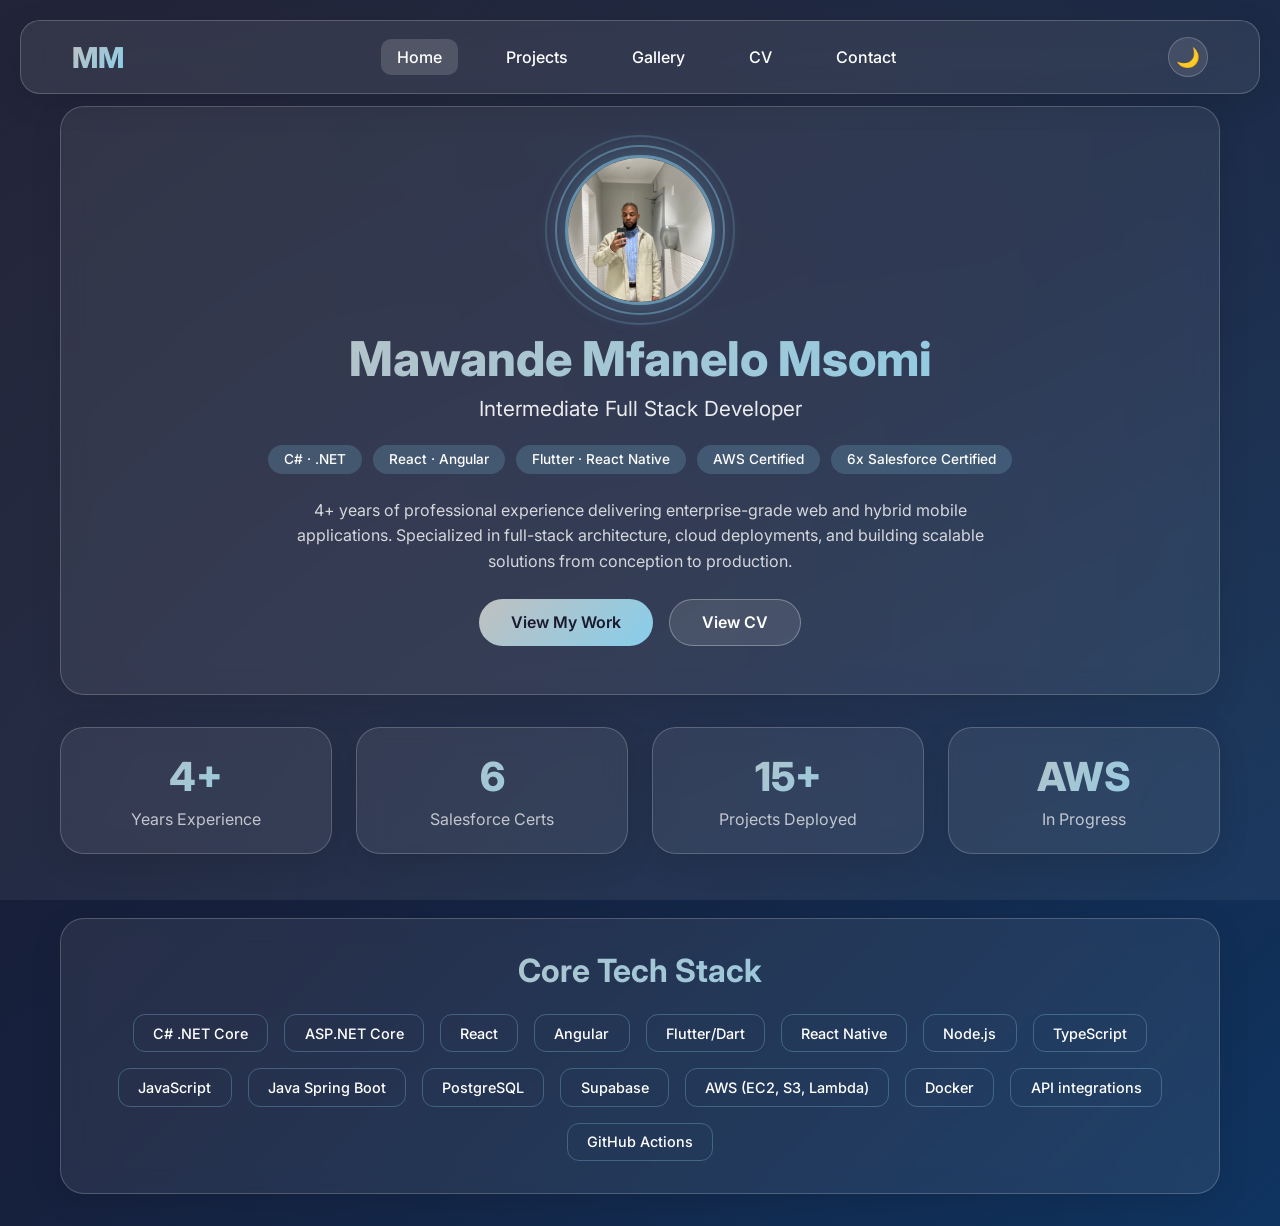
<file: index.html>
<!DOCTYPE html>
<html lang="en">
<head>
    <meta charset="UTF-8">
    <meta name="viewport" content="width=device-width, initial-scale=1.0">
    <title>Mawande Mfanelo Msomi | Full Stack Developer</title>
    <link rel="stylesheet" href="css/style.css">
    <link href="https://fonts.googleapis.com/css2?family=Inter:wght@300;400;500;600;700;800&display=swap" rel="stylesheet">
</head>
<body data-theme="regular">
    <!-- Animated Background -->
    <div class="bg-animation">
        <div class="gradient-bg"></div>
    </div>

    <!-- Glass Navigation -->
    <nav class="glass-nav">
        <div class="nav-container">
            <div class="logo">
                <span class="logo-text">MM</span>
            </div>
            <ul class="nav-links">
                <li><a href="index.html" class="active">Home</a></li>
                <li><a href="projects.html">Projects</a></li>
                <li><a href="gallery.html">Gallery</a></li>
                <li><a href="cv.html">CV</a></li>
                <li><a href="contact.html">Contact</a></li>
            </ul>
            <div class="nav-right">
                <button class="theme-toggle" id="themeToggle" aria-label="Toggle theme">
                    <span class="theme-icon">🌙</span>
                </button>
                <div class="mobile-menu">☰</div>
            </div>
        </div>
    </nav>

    <!-- Main Hero Section -->
    <main class="container">
        <div class="glass-card hero-card">
            <!-- Photo with Animation -->
            <div class="photo-container">
                <div class="animated-photo">
                   <img src="assets/mawande.jpeg.jpg" alt="Mawande Msomi" class="profile-photo">
                    <div class="photo-ring"></div>
                    <div class="photo-ring-2"></div>
                </div>
            </div>
            
            <h1 class="hero-title">Mawande Mfanelo Msomi</h1>
            <p class="hero-subtitle">Intermediate Full Stack Developer</p>
            <div class="badge-container">
                <span class="badge">C# · .NET</span>
                <span class="badge">React · Angular</span>
                <span class="badge">Flutter · React Native</span>
                <span class="badge">AWS Certified</span>
                <span class="badge">6x Salesforce Certified</span>
            </div>
            <p class="hero-description">
                4+ years of professional experience delivering enterprise-grade web and hybrid mobile applications. 
                Specialized in full-stack architecture, cloud deployments, and building scalable solutions from 
                conception to production.
            </p>
            <div class="hero-buttons">
                <a href="projects.html" class="btn-primary">View My Work</a>
                <a href="cv.html" class="btn-secondary">View CV</a>
            </div>
        </div>

        <!-- Stats Section -->
        <div class="stats-grid">
            <div class="glass-card stat-card">
                <div class="stat-number">4+</div>
                <div class="stat-label">Years Experience</div>
            </div>
            <div class="glass-card stat-card">
                <div class="stat-number">6</div>
                <div class="stat-label">Salesforce Certs</div>
            </div>
            <div class="glass-card stat-card">
                <div class="stat-number">15+</div>
                <div class="stat-label">Projects Deployed</div>
            </div>
            <div class="glass-card stat-card">
                <div class="stat-number">AWS</div>
                <div class="stat-label">In Progress</div>
            </div>
        </div>

        <!-- Tech Stack Section -->
        <div class="glass-card tech-section">
            <h2 class="section-title">Core Tech Stack</h2>
            <div class="tech-grid">
                <div class="tech-item">C# .NET Core</div>
                <div class="tech-item">ASP.NET Core</div>
                <div class="tech-item">React</div>
                <div class="tech-item">Angular</div>
                <div class="tech-item">Flutter/Dart</div>
                <div class="tech-item">React Native</div>
                <div class="tech-item">Node.js</div>
                <div class="tech-item">TypeScript</div>
                <div class="tech-item">JavaScript</div>
                <div class="tech-item">Java Spring Boot</div>
                <div class="tech-item">PostgreSQL</div>
                <div class="tech-item">Supabase</div>
                <div class="tech-item">AWS (EC2, S3, Lambda)</div>
                <div class="tech-item">Docker</div>
                <div class="tech-item">API integrations</div>
                <div class="tech-item">GitHub Actions</div>
            </div>
        </div>
    </main>

    <script src="js/main.js"></script>
</body>
</html>
</file>
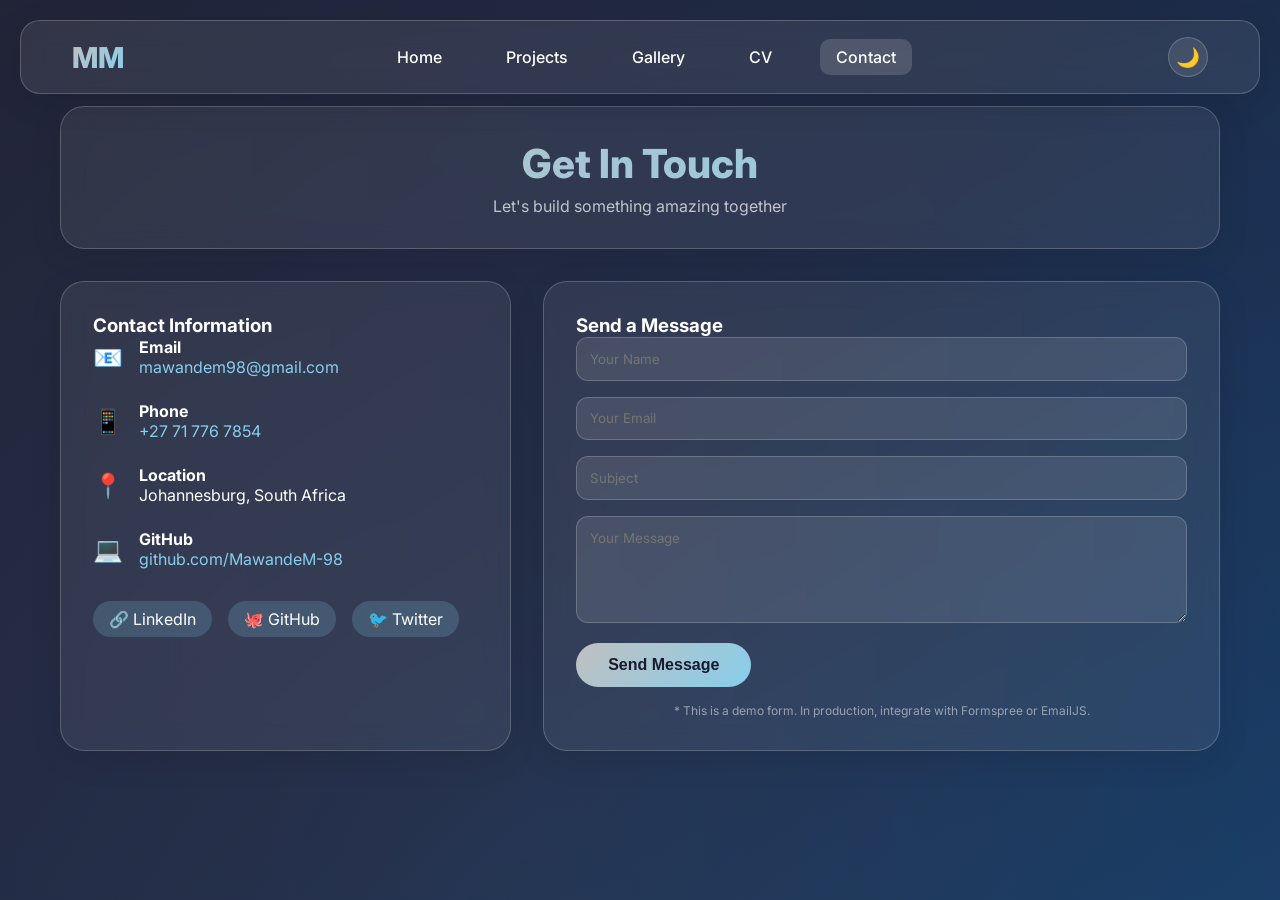
<file: contact.html>
<!DOCTYPE html>
<html lang="en">
<head>
    <meta charset="UTF-8">
    <meta name="viewport" content="width=device-width, initial-scale=1.0">
    <title>Contact | Maawande Msomi</title>
    <link rel="stylesheet" href="css/style.css">
    <link href="https://fonts.googleapis.com/css2?family=Inter:wght@300;400;500;600;700;800&display=swap" rel="stylesheet">
</head>
<body data-theme="regular">
    <div class="bg-animation">
        <div class="gradient-bg"></div>
    </div>

    <nav class="glass-nav">
        <div class="nav-container">
            <div class="logo">
                <span class="logo-text">MM</span>
            </div>
            <ul class="nav-links">
                <li><a href="index.html">Home</a></li>
                <li><a href="projects.html">Projects</a></li>
                <li><a href="gallery.html">Gallery</a></li>
                <li><a href="cv.html">CV</a></li>
                <li><a href="contact.html" class="active">Contact</a></li>
            </ul>
            <div class="nav-right">
                <button class="theme-toggle" id="themeToggle" aria-label="Toggle theme">
                    <span class="theme-icon">🌙</span>
                </button>
                <div class="mobile-menu">☰</div>
            </div>
        </div>
    </nav>

    <main class="container">
        <div class="glass-card page-header">
            <h1 class="page-title">Get In Touch</h1>
            <p class="page-subtitle">Let's build something amazing together</p>
        </div>

        <div class="contact-grid">
            <div class="glass-card contact-info">
                <h3>Contact Information</h3>
                <div class="contact-detail">
                    <span class="contact-icon">📧</span>
                    <div>
                        <strong>Email</strong><br>
                        <a href="mailto:mawandem98@gmail.com">mawandem98@gmail.com</a>
                    </div>
                </div>
                <div class="contact-detail">
                    <span class="contact-icon">📱</span>
                    <div>
                        <strong>Phone</strong><br>
                        <a href="tel:+27717767854">+27 71 776 7854</a>
                    </div>
                </div>
                <div class="contact-detail">
                    <span class="contact-icon">📍</span>
                    <div>
                        <strong>Location</strong><br>
                        Johannesburg, South Africa
                    </div>
                </div>
                <div class="contact-detail">
                    <span class="contact-icon">💻</span>
                    <div>
                        <strong>GitHub</strong><br>
                        <a href="https://github.com/MawandeM-98" target="_blank">github.com/MawandeM-98</a>
                    </div>
                </div>
                <div class="social-links">
                    <a href="#" class="social-link">🔗 LinkedIn</a>
                    <a href="https://github.com/MawandeM-98" target="_blank" class="social-link">🐙 GitHub</a>
                    <a href="#" class="social-link">🐦 Twitter</a>
                </div>
            </div>

            <div class="glass-card contact-form">
                <h3>Send a Message</h3>
                <form id="contactForm">
                    <input type="text" placeholder="Your Name" required>
                    <input type="email" placeholder="Your Email" required>
                    <input type="text" placeholder="Subject">
                    <textarea rows="5" placeholder="Your Message" required></textarea>
                    <button type="submit" class="btn-primary">Send Message</button>
                </form>
                <p class="form-note">* This is a demo form. In production, integrate with Formspree or EmailJS.</p>
            </div>
        </div>
    </main>

    <script src="js/main.js"></script>
</body>
</html>
</file>
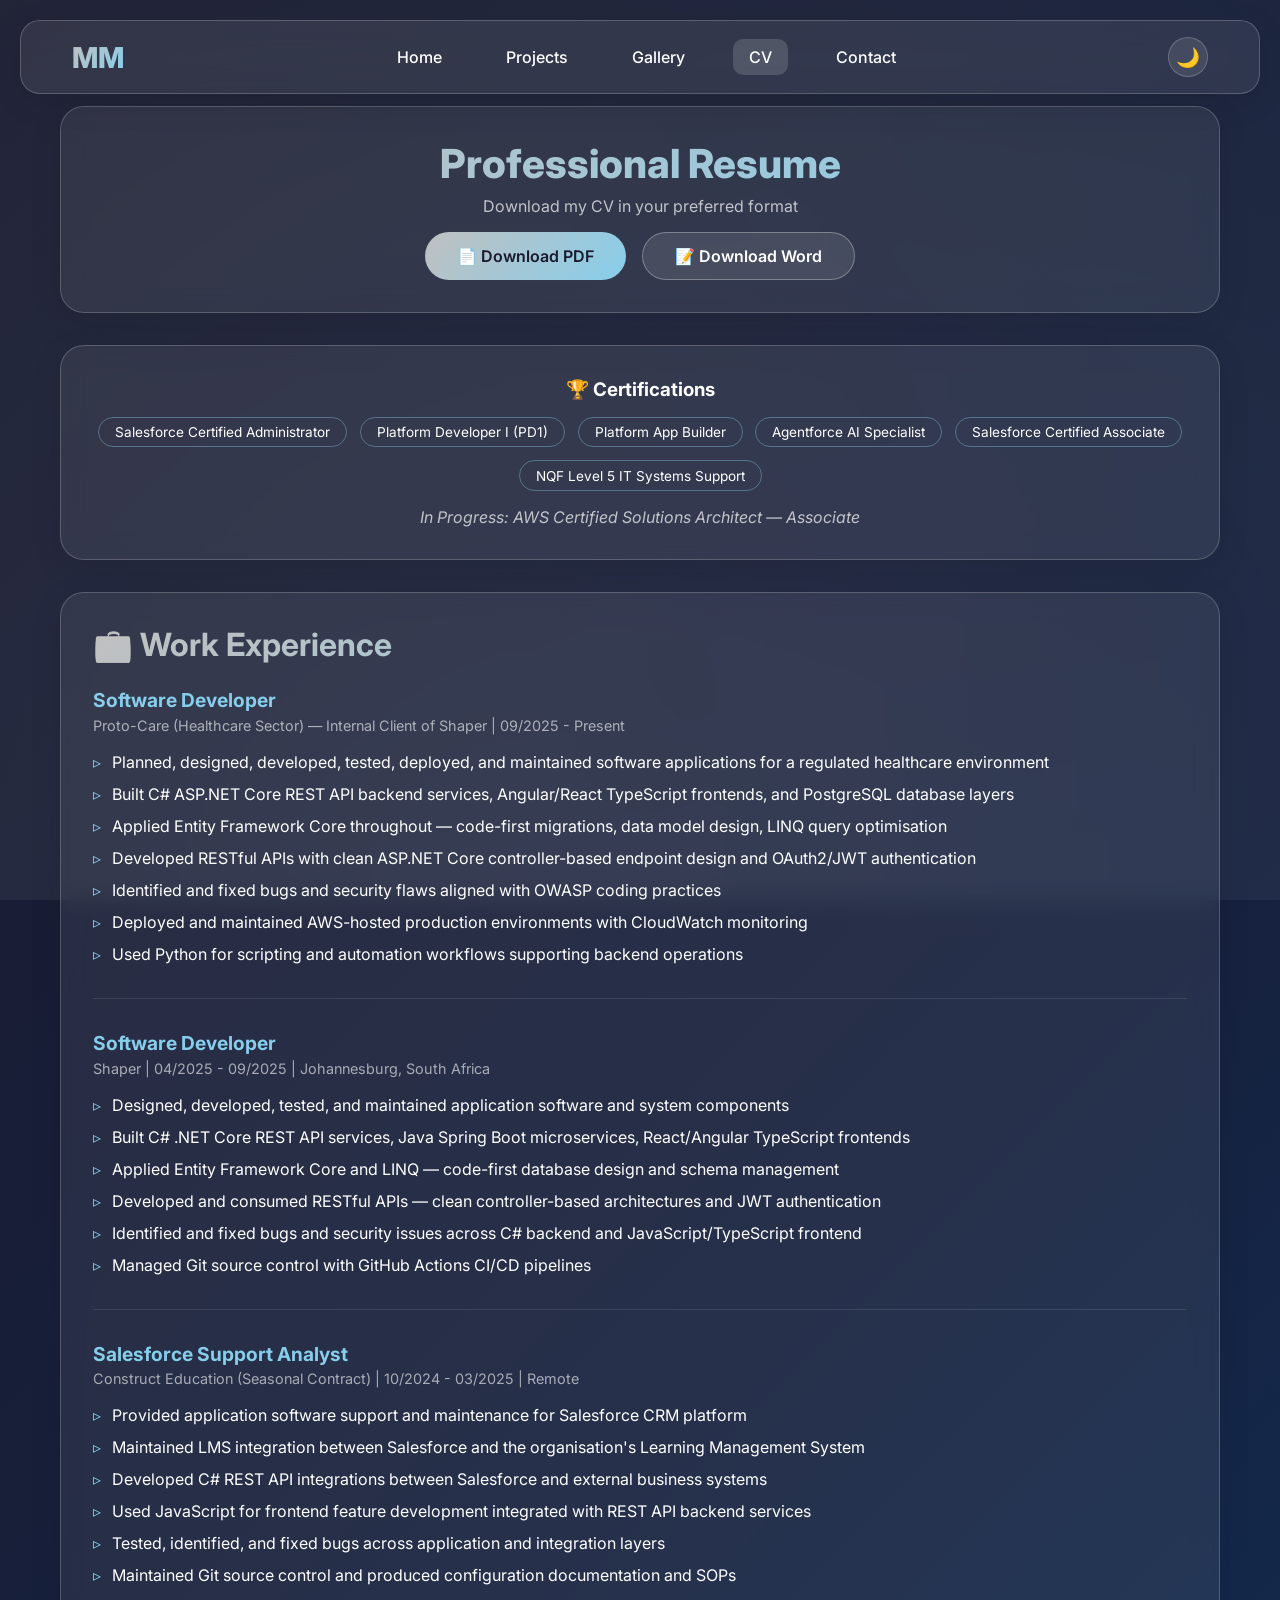
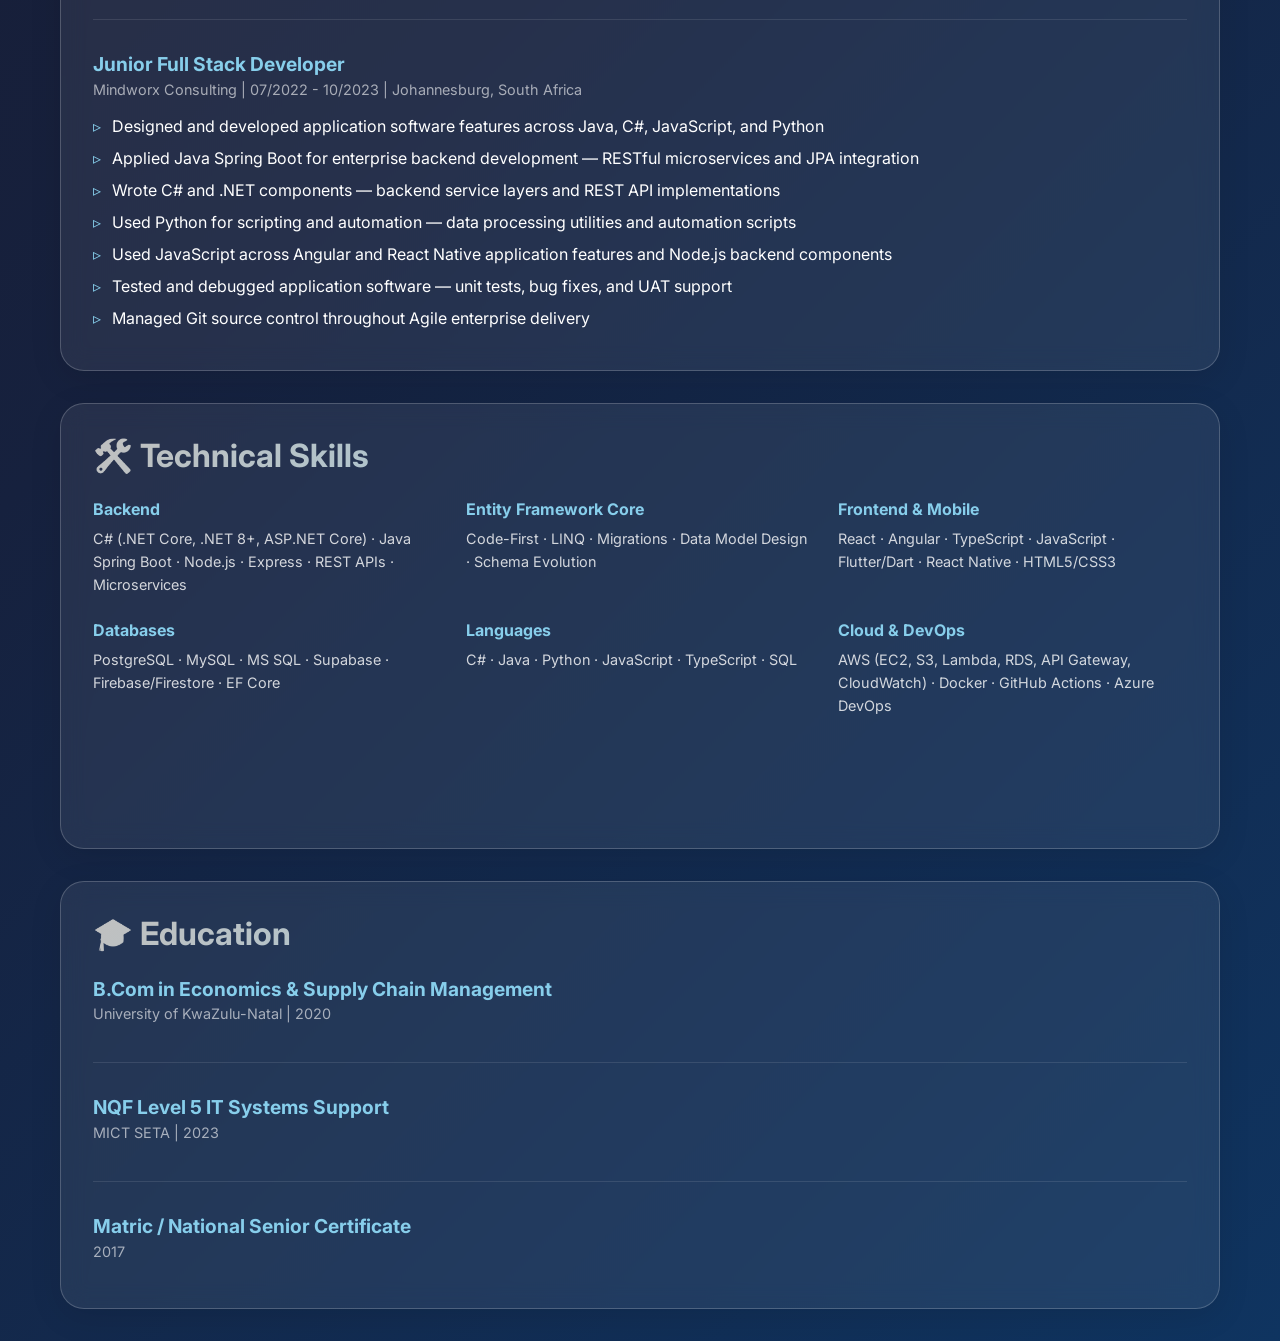
<file: cv.html>
<!DOCTYPE html>
<html lang="en">
<head>
    <meta charset="UTF-8">
    <meta name="viewport" content="width=device-width, initial-scale=1.0">
    <title>CV | Maawande Msomi</title>
    <link rel="stylesheet" href="css/style.css">
    <link href="https://fonts.googleapis.com/css2?family=Inter:wght@300;400;500;600;700;800&display=swap" rel="stylesheet">
</head>
<body data-theme="regular">
    <div class="bg-animation">
        <div class="gradient-bg"></div>
    </div>

    <nav class="glass-nav">
        <div class="nav-container">
            <div class="logo">
                <span class="logo-text">MM</span>
            </div>
            <ul class="nav-links">
                <li><a href="index.html">Home</a></li>
                <li><a href="projects.html">Projects</a></li>
                <li><a href="gallery.html">Gallery</a></li>
                <li><a href="cv.html" class="active">CV</a></li>
                <li><a href="contact.html">Contact</a></li>
            </ul>
            <div class="nav-right">
                <button class="theme-toggle" id="themeToggle" aria-label="Toggle theme">
                    <span class="theme-icon">🌙</span>
                </button>
                <div class="mobile-menu">☰</div>
            </div>
        </div>
    </nav>

    <main class="container">
        <div class="glass-card page-header">
            <h1 class="page-title">Professional Resume</h1>
            <p class="page-subtitle">Download my CV in your preferred format</p>
            <div class="cv-download-buttons">
                <a href="assets/Mawande_Msomi_Software_Developer.pdf" download="Mawande_Msomi_Software_Developer.pdf" class="btn-primary">
                    📄 Download PDF
                </a>
                <a href="assets/Mawande_Msomi_Software_Developer.docx" download="Mawande_Msomi_Software_Developer.docx" class="btn-secondary">
                    📝 Download Word
                </a>
            </div>
        </div>

        <!-- Certifications Banner -->
        <div class="glass-card cert-banner">
            <h3>🏆 Certifications</h3>
            <div class="cert-list">
                <span class="cert-badge">Salesforce Certified Administrator</span>
                <span class="cert-badge">Platform Developer I (PD1)</span>
                <span class="cert-badge">Platform App Builder</span>
                <span class="cert-badge">Agentforce AI Specialist</span>
                <span class="cert-badge">Salesforce Certified Associate</span>
                <span class="cert-badge">NQF Level 5 IT Systems Support</span>
            </div>
            <p style="margin-top: 1rem; color: rgba(255,255,255,0.7);">
                <em>In Progress: AWS Certified Solutions Architect — Associate</em>
            </p>
        </div>

        <!-- Work Experience -->
        <div class="glass-card cv-section">
            <h2 class="section-title">💼 Work Experience</h2>
            
            <div class="experience-item">
                <h3>Software Developer</h3>
                <div class="company">Proto-Care (Healthcare Sector) — Internal Client of Shaper | 09/2025 - Present</div>
                <ul>
                    <li>Planned, designed, developed, tested, deployed, and maintained software applications for a regulated healthcare environment</li>
                    <li>Built C# ASP.NET Core REST API backend services, Angular/React TypeScript frontends, and PostgreSQL database layers</li>
                    <li>Applied Entity Framework Core throughout — code-first migrations, data model design, LINQ query optimisation</li>
                    <li>Developed RESTful APIs with clean ASP.NET Core controller-based endpoint design and OAuth2/JWT authentication</li>
                    <li>Identified and fixed bugs and security flaws aligned with OWASP coding practices</li>
                    <li>Deployed and maintained AWS-hosted production environments with CloudWatch monitoring</li>
                    <li>Used Python for scripting and automation workflows supporting backend operations</li>
                </ul>
            </div>

            <div class="experience-item">
                <h3>Software Developer</h3>
                <div class="company">Shaper | 04/2025 - 09/2025 | Johannesburg, South Africa</div>
                <ul>
                    <li>Designed, developed, tested, and maintained application software and system components</li>
                    <li>Built C# .NET Core REST API services, Java Spring Boot microservices, React/Angular TypeScript frontends</li>
                    <li>Applied Entity Framework Core and LINQ — code-first database design and schema management</li>
                    <li>Developed and consumed RESTful APIs — clean controller-based architectures and JWT authentication</li>
                    <li>Identified and fixed bugs and security issues across C# backend and JavaScript/TypeScript frontend</li>
                    <li>Managed Git source control with GitHub Actions CI/CD pipelines</li>
                </ul>
            </div>

            <div class="experience-item">
                <h3>Salesforce Support Analyst</h3>
                <div class="company">Construct Education (Seasonal Contract) | 10/2024 - 03/2025 | Remote</div>
                <ul>
                    <li>Provided application software support and maintenance for Salesforce CRM platform</li>
                    <li>Maintained LMS integration between Salesforce and the organisation's Learning Management System</li>
                    <li>Developed C# REST API integrations between Salesforce and external business systems</li>
                    <li>Used JavaScript for frontend feature development integrated with REST API backend services</li>
                    <li>Tested, identified, and fixed bugs across application and integration layers</li>
                    <li>Maintained Git source control and produced configuration documentation and SOPs</li>
                </ul>
            </div>

            <div class="experience-item">
                <h3>Junior Full Stack Developer</h3>
                <div class="company">Mindworx Consulting | 07/2022 - 10/2023 | Johannesburg, South Africa</div>
                <ul>
                    <li>Designed and developed application software features across Java, C#, JavaScript, and Python</li>
                    <li>Applied Java Spring Boot for enterprise backend development — RESTful microservices and JPA integration</li>
                    <li>Wrote C# and .NET components — backend service layers and REST API implementations</li>
                    <li>Used Python for scripting and automation — data processing utilities and automation scripts</li>
                    <li>Used JavaScript across Angular and React Native application features and Node.js backend components</li>
                    <li>Tested and debugged application software — unit tests, bug fixes, and UAT support</li>
                    <li>Managed Git source control throughout Agile enterprise delivery</li>
                </ul>
            </div>
        </div>

        <!-- Skills Grid -->
        <div class="glass-card cv-section">
            <h2 class="section-title">🛠️ Technical Skills</h2>
            <div class="skills-grid">
                <div class="skill-category">
                    <h3>Backend</h3>
                    <p>C# (.NET Core, .NET 8+, ASP.NET Core) · Java Spring Boot · Node.js · Express · REST APIs · Microservices</p>
                </div>
                <div class="skill-category">
                    <h3>Entity Framework Core</h3>
                    <p>Code-First · LINQ · Migrations · Data Model Design · Schema Evolution</p>
                </div>
                <div class="skill-category">
                    <h3>Frontend & Mobile</h3>
                    <p>React · Angular · TypeScript · JavaScript · Flutter/Dart · React Native · HTML5/CSS3</p>
                </div>
                <div class="skill-category">
                    <h3>Databases</h3>
                    <p>PostgreSQL · MySQL · MS SQL · Supabase · Firebase/Firestore · EF Core</p>
                </div>
                <div class="skill-category">
                    <h3>Languages</h3>
                    <p>C# · Java · Python · JavaScript · TypeScript · SQL</p>
                </div>
                <div class="skill-category">
                    <h3>Cloud & DevOps</h3>
                    <p>AWS (EC2, S3, Lambda, RDS, API Gateway, CloudWatch) · Docker · GitHub Actions · Azure DevOps</p>
                </div>
                <div class="skill-category">
                    <h3>Security & Auth</h3>
                    <p>OAuth2 · JWT · Firebase Auth · Supabase RLS · Secure Coding (OWASP)</p>
                </div>
                <div class="skill-category">
                    <h3>Tools</h3>
                    <p>Git · GitHub · ClickUp · Jira · Trello · Figma · Postman · Cursor IDE</p>
                </div>
            </div>
        </div>

        <!-- Education -->
        <div class="glass-card cv-section">
            <h2 class="section-title">🎓 Education</h2>
            <div class="education-item">
                <h3>B.Com in Economics & Supply Chain Management</h3>
                <div class="institution">University of KwaZulu-Natal | 2020</div>
            </div>
            <div class="education-item">
                <h3>NQF Level 5 IT Systems Support</h3>
                <div class="institution">MICT SETA | 2023</div>
            </div>
            <div class="education-item">
                <h3>Matric / National Senior Certificate</h3>
                <div class="institution">2017</div>
            </div>
        </div>
    </main>

    <script src="js/main.js"></script>
</body>
</html>
</file>
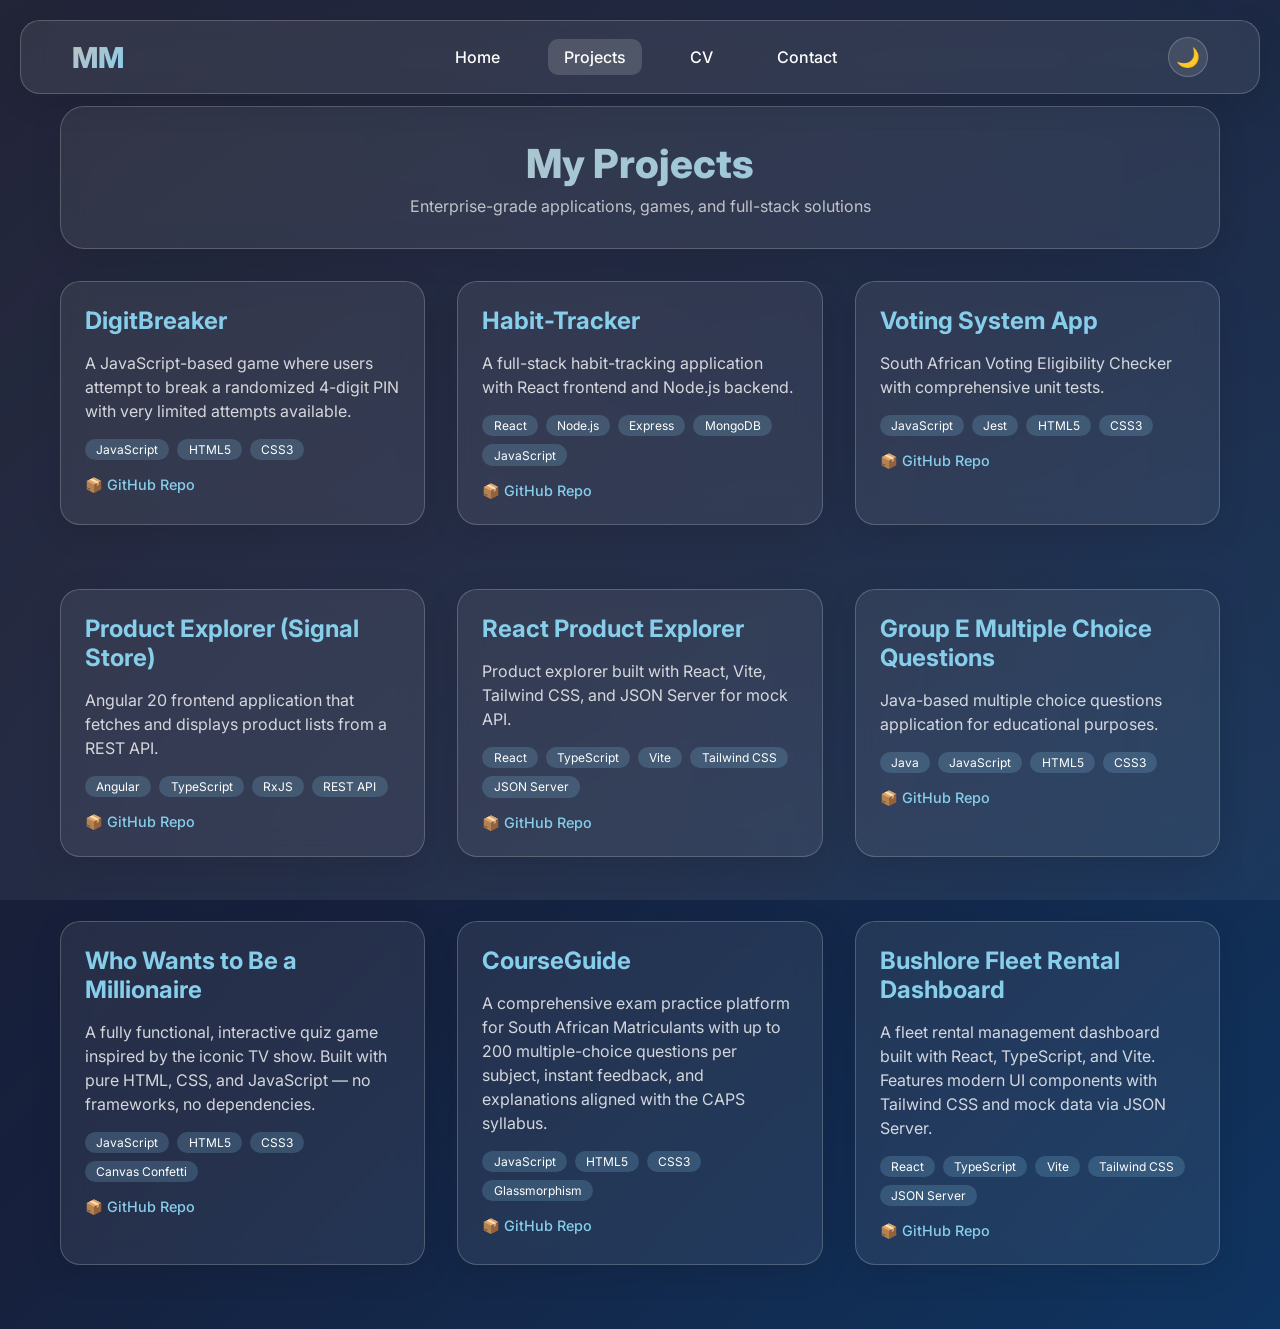
<file: projects.html>
<!DOCTYPE html>
<html lang="en">
<head>
    <meta charset="UTF-8">
    <meta name="viewport" content="width=device-width, initial-scale=1.0">
    <title>Projects | Maawande Msomi</title>
    <link rel="stylesheet" href="css/style.css">
    <link href="https://fonts.googleapis.com/css2?family=Inter:wght@300;400;500;600;700;800&display=swap" rel="stylesheet">
</head>
<body data-theme="regular">
    <div class="bg-animation">
        <div class="gradient-bg"></div>
    </div>

    <nav class="glass-nav">
        <div class="nav-container">
            <div class="logo">
                <span class="logo-text">MM</span>
            </div>
            <ul class="nav-links">
                <li><a href="index.html">Home</a></li>
                <li><a href="projects.html" class="active">Projects</a></li>
                <li><a href="cv.html">CV</a></li>
                <li><a href="contact.html">Contact</a></li>
            </ul>
            <div class="nav-right">
                <button class="theme-toggle" id="themeToggle" aria-label="Toggle theme">
                    <span class="theme-icon">🌙</span>
                </button>
                <div class="mobile-menu">☰</div>
            </div>
        </div>
    </nav>

    <main class="container">
        <div class="glass-card page-header">
            <h1 class="page-title">My Projects</h1>
            <p class="page-subtitle">Enterprise-grade applications, games, and full-stack solutions</p>
        </div>

        <div class="projects-grid" id="projectsContainer">
            <!-- Projects will be dynamically loaded here -->
        </div>
    </main>

    <script src="js/projects.js"></script>
    <script src="js/main.js"></script>
</body>
</html>
</file>
<file: css/style.css>
/* ===== RESET ===== */
* {
    margin: 0;
    padding: 0;
    box-sizing: border-box;
}

body {
    font-family: 'Inter', sans-serif;
    min-height: 100vh;
    color: #fff;
    overflow-x: hidden;
    transition: background 0.5s ease, color 0.5s ease;
}

/* ===== THEMES ===== */

/* Regular Theme (Dark Navy + Silver/Blue) */
body[data-theme="regular"] {
    background: linear-gradient(135deg, #1a1a2e 0%, #16213e 50%, #0f3460 100%);
    color: #fff;
}
body[data-theme="regular"] .glass-card {
    background: rgba(255, 255, 255, 0.07);
    backdrop-filter: blur(12px);
    border-color: rgba(255, 255, 255, 0.2);
}
body[data-theme="regular"] .glass-nav {
    background: rgba(255, 255, 255, 0.08);
    backdrop-filter: blur(12px);
    border-color: rgba(255, 255, 255, 0.2);
}
body[data-theme="regular"] .badge {
    background: rgba(135, 206, 235, 0.2);
    border-color: rgba(135, 206, 235, 0.4);
}
body[data-theme="regular"] .hero-title,
body[data-theme="regular"] .section-title,
body[data-theme="regular"] .page-title {
    background: linear-gradient(135deg, #c0c0c0, #87CEEB);
    -webkit-background-clip: text;
    background-clip: text;
    color: transparent;
}
body[data-theme="regular"] .stat-number {
    background: linear-gradient(135deg, #c0c0c0, #87CEEB);
    -webkit-background-clip: text;
    background-clip: text;
    color: transparent;
}
body[data-theme="regular"] .project-title,
body[data-theme="regular"] .experience-item h3,
body[data-theme="regular"] .education-item h3,
body[data-theme="regular"] .skill-category h3,
body[data-theme="regular"] .contact-detail a {
    color: #87CEEB;
}

/* Light Theme (White + Light Blue) */
body[data-theme="light"] {
    background: linear-gradient(135deg, #f0f4ff 0%, #e8f0fe 50%, #dbeafe 100%);
    color: #1a1a2e;
}
body[data-theme="light"] .glass-card {
    background: rgba(255, 255, 255, 0.6);
    backdrop-filter: blur(12px);
    border-color: rgba(135, 206, 235, 0.4);
}
body[data-theme="light"] .glass-nav {
    background: rgba(255, 255, 255, 0.7);
    backdrop-filter: blur(12px);
    border-color: rgba(135, 206, 235, 0.3);
}
body[data-theme="light"] .badge {
    background: rgba(135, 206, 235, 0.3);
    border-color: rgba(135, 206, 235, 0.5);
    color: #1a1a2e;
}
body[data-theme="light"] .hero-title,
body[data-theme="light"] .section-title,
body[data-theme="light"] .page-title,
body[data-theme="light"] .stat-number {
    background: linear-gradient(135deg, #2563eb, #60a5fa);
    -webkit-background-clip: text;
    background-clip: text;
    color: transparent;
}
body[data-theme="light"] .hero-subtitle,
body[data-theme="light"] .page-subtitle {
    color: #1a1a2e;
}
body[data-theme="light"] .hero-description {
    color: #374151;
}
body[data-theme="light"] .stat-label {
    color: #4b5563;
}
body[data-theme="light"] .tech-item {
    background: rgba(135, 206, 235, 0.2);
    border-color: rgba(135, 206, 235, 0.3);
    color: #1a1a2e;
}
body[data-theme="light"] .nav-links a {
    color: #1a1a2e;
}
body[data-theme="light"] .nav-links a:hover,
body[data-theme="light"] .nav-links a.active {
    background: rgba(135, 206, 235, 0.3);
}
body[data-theme="light"] .project-description,
body[data-theme="light"] .experience-item ul li,
body[data-theme="light"] .skill-category p {
    color: #374151;
}
body[data-theme="light"] .company,
body[data-theme="light"] .institution {
    color: #4b5563;
}
body[data-theme="light"] .contact-detail a {
    color: #2563eb;
}
body[data-theme="light"] .cert-badge {
    background: rgba(135, 206, 235, 0.3);
    border-color: rgba(135, 206, 235, 0.5);
    color: #1a1a2e;
}
body[data-theme="light"] .form-note {
    color: #6b7280;
}
body[data-theme="light"] .contact-form input,
body[data-theme="light"] .contact-form textarea {
    background: rgba(255, 255, 255, 0.8);
    border-color: rgba(135, 206, 235, 0.3);
    color: #1a1a2e;
}
body[data-theme="light"] .btn-secondary {
    background: rgba(0, 0, 0, 0.05);
    border-color: rgba(0, 0, 0, 0.2);
    color: #1a1a2e;
}
body[data-theme="light"] .btn-secondary:hover {
    background: rgba(0, 0, 0, 0.1);
}
body[data-theme="light"] .project-title,
body[data-theme="light"] .experience-item h3,
body[data-theme="light"] .education-item h3,
body[data-theme="light"] .skill-category h3,
body[data-theme="light"] .project-link {
    color: #2563eb;
}
body[data-theme="light"] .experience-item li:before {
    color: #2563eb;
}

/* Dark Theme (Black + Light Green) */
body[data-theme="dark"] {
    background: linear-gradient(135deg, #0a0a0a 0%, #1a1a1a 50%, #0d1f0d 100%);
    color: #e0e0e0;
}
body[data-theme="dark"] .glass-card {
    background: rgba(0, 0, 0, 0.5);
    backdrop-filter: blur(12px);
    border-color: rgba(144, 238, 144, 0.3);
}
body[data-theme="dark"] .glass-nav {
    background: rgba(0, 0, 0, 0.6);
    backdrop-filter: blur(12px);
    border-color: rgba(144, 238, 144, 0.2);
}
body[data-theme="dark"] .badge {
    background: rgba(144, 238, 144, 0.15);
    border-color: rgba(144, 238, 144, 0.4);
    color: #90ee90;
}
body[data-theme="dark"] .hero-title,
body[data-theme="dark"] .section-title,
body[data-theme="dark"] .page-title,
body[data-theme="dark"] .stat-number {
    background: linear-gradient(135deg, #90ee90, #00ff7f);
    -webkit-background-clip: text;
    background-clip: text;
    color: transparent;
}
body[data-theme="dark"] .hero-subtitle,
body[data-theme="dark"] .page-subtitle {
    color: #b0b0b0;
}
body[data-theme="dark"] .hero-description,
body[data-theme="dark"] .project-description,
body[data-theme="dark"] .experience-item ul li,
body[data-theme="dark"] .skill-category p {
    color: #c0c0c0;
}
body[data-theme="dark"] .stat-label {
    color: #9ca3af;
}
body[data-theme="dark"] .tech-item {
    background: rgba(144, 238, 144, 0.1);
    border-color: rgba(144, 238, 144, 0.2);
    color: #90ee90;
}
body[data-theme="dark"] .nav-links a {
    color: #e0e0e0;
}
body[data-theme="dark"] .nav-links a:hover,
body[data-theme="dark"] .nav-links a.active {
    background: rgba(144, 238, 144, 0.15);
}
body[data-theme="dark"] .company,
body[data-theme="dark"] .institution {
    color: #9ca3af;
}
body[data-theme="dark"] .contact-detail a {
    color: #90ee90;
}
body[data-theme="dark"] .cert-badge {
    background: rgba(144, 238, 144, 0.15);
    border-color: rgba(144, 238, 144, 0.3);
    color: #90ee90;
}
body[data-theme="dark"] .form-note {
    color: #6b7280;
}
body[data-theme="dark"] .contact-form input,
body[data-theme="dark"] .contact-form textarea {
    background: rgba(0, 0, 0, 0.4);
    border-color: rgba(144, 238, 144, 0.2);
    color: #e0e0e0;
}
body[data-theme="dark"] .btn-secondary {
    background: rgba(144, 238, 144, 0.1);
    border-color: rgba(144, 238, 144, 0.3);
    color: #90ee90;
}
body[data-theme="dark"] .btn-secondary:hover {
    background: rgba(144, 238, 144, 0.2);
}
body[data-theme="dark"] .project-title,
body[data-theme="dark"] .experience-item h3,
body[data-theme="dark"] .education-item h3,
body[data-theme="dark"] .skill-category h3,
body[data-theme="dark"] .project-link {
    color: #90ee90;
}
body[data-theme="dark"] .experience-item li:before {
    color: #90ee90;
}

/* ===== ANIMATED BACKGROUND ===== */
.bg-animation {
    position: fixed;
    top: 0;
    left: 0;
    width: 100%;
    height: 100%;
    z-index: -2;
    overflow: hidden;
}

.gradient-bg {
    position: absolute;
    width: 200%;
    height: 200%;
    background: radial-gradient(circle at 20% 50%, rgba(192, 192, 192, 0.1) 0%, rgba(173, 216, 230, 0.05) 50%, transparent 70%);
    animation: float 20s ease-in-out infinite;
}

@keyframes float {
    0%, 100% { transform: translate(0, 0) rotate(0deg); }
    33% { transform: translate(-2%, -2%) rotate(1deg); }
    66% { transform: translate(2%, 1%) rotate(-1deg); }
}

/* ===== GLASS NAVIGATION ===== */
.glass-nav {
    position: sticky;
    top: 20px;
    margin: 0 20px;
    backdrop-filter: blur(12px);
    border-radius: 20px;
    border: 1px solid rgba(255, 255, 255, 0.2);
    box-shadow: 0 8px 32px rgba(0, 0, 0, 0.1);
    z-index: 1000;
    transition: background 0.5s ease, border-color 0.5s ease;
}

.nav-container {
    max-width: 1200px;
    margin: 0 auto;
    padding: 1rem 2rem;
    display: flex;
    justify-content: space-between;
    align-items: center;
}

.logo-text {
    font-size: 1.8rem;
    font-weight: 800;
    background: linear-gradient(135deg, #c0c0c0, #87CEEB);
    -webkit-background-clip: text;
    background-clip: text;
    color: transparent;
}

.nav-links {
    display: flex;
    gap: 2rem;
    list-style: none;
}

.nav-links a {
    text-decoration: none;
    font-weight: 500;
    transition: all 0.3s ease;
    padding: 0.5rem 1rem;
    border-radius: 10px;
    color: #fff;
}

.nav-links a:hover,
.nav-links a.active {
    background: rgba(255, 255, 255, 0.15);
    backdrop-filter: blur(4px);
}

.nav-right {
    display: flex;
    align-items: center;
    gap: 1rem;
}

.theme-toggle {
    background: rgba(255, 255, 255, 0.1);
    border: 1px solid rgba(255, 255, 255, 0.2);
    border-radius: 50%;
    width: 40px;
    height: 40px;
    cursor: pointer;
    font-size: 1.2rem;
    transition: all 0.3s ease;
    display: flex;
    align-items: center;
    justify-content: center;
}

.theme-toggle:hover {
    transform: scale(1.1);
    background: rgba(255, 255, 255, 0.2);
}

.mobile-menu {
    display: none;
    font-size: 2rem;
    cursor: pointer;
    color: #fff;
}

/* ===== CONTAINER ===== */
.container {
    max-width: 1200px;
    margin: 2rem auto;
    padding: 0 20px;
}

/* ===== GLASS CARDS ===== */
.glass-card {
    backdrop-filter: blur(12px);
    border-radius: 24px;
    border: 1px solid rgba(255, 255, 255, 0.2);
    padding: 2rem;
    margin-bottom: 2rem;
    transition: all 0.3s ease;
    box-shadow: 0 8px 32px rgba(0, 0, 0, 0.1);
}

.glass-card:hover {
    transform: translateY(-5px);
}

/* ===== PHOTO WITH ANIMATION ===== */
.photo-container {
    display: flex;
    justify-content: center;
    margin-bottom: 1.5rem;
}

.animated-photo {
    position: relative;
    width: 150px;
    height: 150px;
}

.profile-photo {
    width: 100%;
    height: 100%;
    border-radius: 50%;
    object-fit: cover;
    position: relative;
    z-index: 2;
    border: 3px solid rgba(135, 206, 235, 0.6);
    box-shadow: 0 0 30px rgba(135, 206, 235, 0.3);
}

.photo-ring {
    position: absolute;
    top: -10px;
    left: -10px;
    width: calc(100% + 20px);
    height: calc(100% + 20px);
    border-radius: 50%;
    border: 2px solid rgba(135, 206, 235, 0.4);
    animation: pulse-ring 2s ease-in-out infinite;
    z-index: 1;
}

.photo-ring-2 {
    position: absolute;
    top: -20px;
    left: -20px;
    width: calc(100% + 40px);
    height: calc(100% + 40px);
    border-radius: 50%;
    border: 2px solid rgba(135, 206, 235, 0.2);
    animation: pulse-ring 2s ease-in-out infinite 0.5s;
    z-index: 0;
}

@keyframes pulse-ring {
    0% { transform: scale(1); opacity: 0.8; }
    50% { transform: scale(1.1); opacity: 0.3; }
    100% { transform: scale(1); opacity: 0.8; }
}

body[data-theme="light"] .photo-ring {
    border-color: rgba(37, 99, 235, 0.4);
}
body[data-theme="light"] .photo-ring-2 {
    border-color: rgba(37, 99, 235, 0.2);
}
body[data-theme="light"] .profile-photo {
    border-color: rgba(37, 99, 235, 0.6);
    box-shadow: 0 0 30px rgba(37, 99, 235, 0.3);
}

body[data-theme="dark"] .photo-ring {
    border-color: rgba(144, 238, 144, 0.4);
}
body[data-theme="dark"] .photo-ring-2 {
    border-color: rgba(144, 238, 144, 0.2);
}
body[data-theme="dark"] .profile-photo {
    border-color: rgba(144, 238, 144, 0.6);
    box-shadow: 0 0 30px rgba(144, 238, 144, 0.3);
}

/* ===== HERO SECTION ===== */
.hero-card {
    text-align: center;
    padding: 3rem;
}

.hero-title {
    font-size: 3rem;
    font-weight: 800;
    margin-bottom: 0.5rem;
}

.hero-subtitle {
    font-size: 1.3rem;
    color: rgba(255, 255, 255, 0.9);
    margin-bottom: 1rem;
}

.badge-container {
    display: flex;
    flex-wrap: wrap;
    justify-content: center;
    gap: 0.7rem;
    margin: 1.5rem 0;
}

.badge {
    padding: 0.4rem 1rem;
    border-radius: 20px;
    font-size: 0.85rem;
    font-weight: 500;
    transition: all 0.3s ease;
}

.hero-description {
    max-width: 700px;
    margin: 1.5rem auto;
    line-height: 1.6;
    color: rgba(255, 255, 255, 0.8);
}

.hero-buttons {
    display: flex;
    gap: 1rem;
    justify-content: center;
    flex-wrap: wrap;
}

.btn-primary,
.btn-secondary {
    padding: 0.8rem 2rem;
    border-radius: 40px;
    text-decoration: none;
    font-weight: 600;
    transition: all 0.3s ease;
    cursor: pointer;
    border: none;
    font-size: 1rem;
    display: inline-flex;
    align-items: center;
    gap: 0.5rem;
}

.btn-primary {
    background: linear-gradient(135deg, #c0c0c0, #87CEEB);
    color: #1a1a2e;
}

.btn-primary:hover {
    transform: translateY(-2px);
    box-shadow: 0 10px 25px rgba(135, 206, 235, 0.3);
}

.btn-secondary {
    background: rgba(255, 255, 255, 0.1);
    border: 1px solid rgba(255, 255, 255, 0.3);
    color: #fff;
}

.btn-secondary:hover {
    background: rgba(255, 255, 255, 0.2);
}

/* ===== STATS GRID ===== */
.stats-grid {
    display: grid;
    grid-template-columns: repeat(auto-fit, minmax(200px, 1fr));
    gap: 1.5rem;
    margin-bottom: 2rem;
}

.stat-card {
    text-align: center;
    padding: 1.5rem;
}

.stat-number {
    font-size: 2.5rem;
    font-weight: 800;
}

.stat-label {
    margin-top: 0.5rem;
    color: rgba(255, 255, 255, 0.7);
}

/* ===== TECH SECTION ===== */
.tech-section {
    text-align: center;
}

.section-title {
    font-size: 2rem;
    margin-bottom: 1.5rem;
}

.tech-grid {
    display: flex;
    flex-wrap: wrap;
    justify-content: center;
    gap: 1rem;
}

.tech-item {
    padding: 0.6rem 1.2rem;
    border-radius: 12px;
    font-size: 0.9rem;
    font-weight: 500;
    border: 1px solid rgba(135, 206, 235, 0.3);
    transition: all 0.3s ease;
}

.tech-item:hover {
    transform: scale(1.05);
}

/* ===== PROJECTS GRID ===== */
.projects-grid {
    display: grid;
    grid-template-columns: repeat(auto-fill, minmax(350px, 1fr));
    gap: 2rem;
}

.project-card {
    padding: 1.5rem;
    border-radius: 20px;
    border: 1px solid rgba(255, 255, 255, 0.2);
    transition: all 0.3s ease;
}

.project-card:hover {
    transform: translateY(-8px);
}

.project-title {
    font-size: 1.5rem;
    font-weight: 700;
    margin-bottom: 0.5rem;
}

.project-description {
    color: rgba(255, 255, 255, 0.8);
    line-height: 1.5;
    margin: 1rem 0;
}

.project-tech {
    display: flex;
    flex-wrap: wrap;
    gap: 0.5rem;
    margin: 1rem 0;
}

.tech-tag {
    background: rgba(135, 206, 235, 0.2);
    padding: 0.2rem 0.7rem;
    border-radius: 12px;
    font-size: 0.75rem;
}

.project-links {
    display: flex;
    gap: 1rem;
    margin-top: 1rem;
    flex-wrap: wrap;
}

.project-link {
    color: #87CEEB;
    text-decoration: none;
    font-size: 0.9rem;
    font-weight: 500;
}

.project-link:hover {
    text-decoration: underline;
}

/* ===== CV PAGE ===== */
.cv-download-buttons {
    display: flex;
    gap: 1rem;
    justify-content: center;
    margin-top: 1rem;
    flex-wrap: wrap;
}

.cert-banner {
    text-align: center;
}

.cert-list {
    display: flex;
    flex-wrap: wrap;
    justify-content: center;
    gap: 0.8rem;
    margin-top: 1rem;
}

.cert-badge {
    padding: 0.4rem 1rem;
    border-radius: 20px;
    font-size: 0.85rem;
    border: 1px solid rgba(135, 206, 235, 0.4);
}

.cv-section {
    padding: 2rem;
}

.experience-item,
.education-item {
    margin-bottom: 2rem;
    padding-bottom: 1.5rem;
    border-bottom: 1px solid rgba(255, 255, 255, 0.1);
}

.experience-item:last-child,
.education-item:last-child {
    border-bottom: none;
    margin-bottom: 0;
    padding-bottom: 0;
}

.experience-item h3,
.education-item h3 {
    font-size: 1.2rem;
    margin-bottom: 0.3rem;
}

.company,
.institution {
    color: rgba(255, 255, 255, 0.6);
    margin-bottom: 1rem;
    font-size: 0.9rem;
}

.experience-item ul {
    list-style: none;
    padding-left: 0;
}

.experience-item li {
    padding-left: 1.2rem;
    position: relative;
    margin-bottom: 0.5rem;
    line-height: 1.5;
}

.experience-item li:before {
    content: "▹";
    position: absolute;
    left: 0;
    color: #87CEEB;
}

.skills-grid {
    display: grid;
    grid-template-columns: repeat(auto-fit, minmax(280px, 1fr));
    gap: 1.5rem;
}

.skill-category h3 {
    margin-bottom: 0.5rem;
    font-size: 1rem;
}

.skill-category p {
    line-height: 1.6;
    color: rgba(255, 255, 255, 0.8);
    font-size: 0.9rem;
}

/* ===== CONTACT PAGE ===== */
.contact-grid {
    display: grid;
    grid-template-columns: 1fr 1.5fr;
    gap: 2rem;
}

.contact-detail {
    display: flex;
    gap: 1rem;
    margin-bottom: 1.5rem;
    align-items: center;
}

.contact-icon {
    font-size: 1.5rem;
}

.contact-detail a {
    text-decoration: none;
}

.contact-detail a:hover {
    text-decoration: underline;
}

.social-links {
    display: flex;
    gap: 1rem;
    margin-top: 2rem;
    flex-wrap: wrap;
}

.social-link {
    padding: 0.5rem 1rem;
    border-radius: 20px;
    text-decoration: none;
    color: #fff;
    background: rgba(135, 206, 235, 0.2);
    transition: all 0.3s ease;
}

.social-link:hover {
    background: rgba(135, 206, 235, 0.3);
    transform: translateY(-2px);
}

.contact-form input,
.contact-form textarea {
    width: 100%;
    padding: 0.8rem;
    margin-bottom: 1rem;
    background: rgba(255, 255, 255, 0.1);
    border: 1px solid rgba(255, 255, 255, 0.2);
    border-radius: 12px;
    color: #fff;
    font-family: inherit;
    transition: all 0.3s ease;
}

.contact-form input:focus,
.contact-form textarea:focus {
    outline: none;
    border-color: #87CEEB;
}

.form-note {
    font-size: 0.75rem;
    color: rgba(255, 255, 255, 0.5);
    margin-top: 1rem;
    text-align: center;
}

/* ===== PAGE HEADER ===== */
.page-header {
    text-align: center;
}

.page-title {
    font-size: 2.5rem;
    font-weight: 800;
    margin-bottom: 0.5rem;
}

.page-subtitle {
    color: rgba(255, 255, 255, 0.7);
}

/* ===== GALLERY PAGE (Folder Style) ===== */
.gallery-grid {
    display: grid;
    grid-template-columns: repeat(auto-fill, minmax(260px, 1fr));
    gap: 1.5rem;
}

.gallery-card {
    padding: 0;
    overflow: hidden;
    cursor: pointer;
    border-radius: 20px;
    transition: transform 0.3s ease, box-shadow 0.3s ease;
    display: flex;
    flex-direction: column;
}

.gallery-card:hover {
    transform: translateY(-6px);
    box-shadow: 0 12px 40px rgba(135, 206, 235, 0.2);
}

.gallery-image-wrapper {
    position: relative;
    width: 100%;
    height: 160px;
    overflow: hidden;
    display: flex;
    align-items: center;
    justify-content: center;
    background: linear-gradient(135deg, rgba(192,192,192,0.15), rgba(135,206,235,0.1));
    padding: 1rem;
}

.gallery-image {
    max-width: 100%;
    max-height: 100%;
    width: auto;
    height: auto;
    object-fit: contain;
    border-radius: 12px;
    box-shadow: 0 4px 20px rgba(0, 0, 0, 0.15);
    transition: transform 0.4s ease;
}

.gallery-card:hover .gallery-image {
    transform: scale(1.08);
}

.gallery-image-wrapper::before {
    content: "";
    position: absolute;
    top: 0;
    left: 1.5rem;
    width: 40px;
    height: 6px;
    background: rgba(135, 206, 235, 0.4);
    border-radius: 0 0 6px 6px;
}

.gallery-overlay {
    position: absolute;
    inset: 0;
    background: rgba(0, 0, 0, 0.5);
    backdrop-filter: blur(4px);
    display: flex;
    align-items: center;
    justify-content: center;
    opacity: 0;
    transition: opacity 0.3s ease;
}

.gallery-card:hover .gallery-overlay {
    opacity: 1;
}

.gallery-zoom {
    color: #fff;
    font-size: 1rem;
    font-weight: 600;
    padding: 0.6rem 1.2rem;
    background: rgba(135, 206, 235, 0.3);
    border: 1px solid rgba(135, 206, 235, 0.5);
    border-radius: 30px;
}

.gallery-info {
    padding: 1rem 1.25rem;
    flex-grow: 1;
    display: flex;
    flex-direction: column;
    gap: 0.4rem;
}

.gallery-title {
    font-size: 1rem;
    font-weight: 700;
    color: #87CEEB;
    margin: 0;
    line-height: 1.3;
}

.gallery-description {
    color: rgba(255, 255, 255, 0.7);
    font-size: 0.8rem;
    margin: 0;
    line-height: 1.4;
    flex-grow: 1;
}

.gallery-link {
    color: #87CEEB;
    text-decoration: none;
    font-weight: 500;
    font-size: 0.8rem;
    margin-top: 0.4rem;
    display: inline-block;
}

.gallery-link:hover {
    text-decoration: underline;
}

.gallery-link-disabled {
    color: rgba(255, 255, 255, 0.4) !important;
    cursor: default;
    font-style: italic;
}

/* ===== LIGHTBOX ===== */
.lightbox {
    display: none;
    position: fixed;
    inset: 0;
    background: rgba(0, 0, 0, 0.95);
    backdrop-filter: blur(12px);
    z-index: 9999;
    align-items: center;
    justify-content: center;
    padding: 2rem;
    animation: fadeIn 0.3s ease;
}

.lightbox.active {
    display: flex;
}

.lightbox-img {
    max-width: 90vw;
    max-height: 85vh;
    border-radius: 12px;
    box-shadow: 0 20px 60px rgba(135, 206, 235, 0.3);
    border: 2px solid rgba(135, 206, 235, 0.3);
    animation: zoomIn 0.3s ease;
    object-fit: contain;
}

.lightbox-close {
    position: absolute;
    top: 30px;
    right: 40px;
    font-size: 3rem;
    color: #fff;
    cursor: pointer;
    transition: transform 0.3s ease;
    line-height: 1;
    z-index: 10;
    background: rgba(0, 0, 0, 0.4);
    border-radius: 50%;
    width: 50px;
    height: 50px;
    display: flex;
    align-items: center;
    justify-content: center;
}

.lightbox-close:hover {
    transform: scale(1.1) rotate(90deg);
    color: #87CEEB;
    background: rgba(135, 206, 235, 0.2);
}

.lightbox-caption {
    position: absolute;
    bottom: 40px;
    left: 50%;
    transform: translateX(-50%);
    color: #fff;
    font-size: 1.2rem;
    font-weight: 600;
    background: rgba(0, 0, 0, 0.6);
    padding: 0.8rem 2rem;
    border-radius: 30px;
    backdrop-filter: blur(12px);
    border: 1px solid rgba(135, 206, 235, 0.3);
    text-align: center;
    max-width: 90vw;
}

@keyframes fadeIn {
    from { opacity: 0; }
    to { opacity: 1; }
}

@keyframes zoomIn {
    from { transform: scale(0.8); opacity: 0; }
    to { transform: scale(1); opacity: 1; }
}

/* ===== GALLERY THEME COLORS ===== */
body[data-theme="light"] .gallery-title,
body[data-theme="light"] .gallery-link {
    color: #2563eb;
}
body[data-theme="light"] .gallery-description {
    color: #4b5563;
}
body[data-theme="light"] .gallery-image-wrapper {
    background: linear-gradient(135deg, rgba(192,192,192,0.2), rgba(135,206,235,0.15));
}
body[data-theme="light"] .gallery-link-disabled {
    color: rgba(0, 0, 0, 0.4) !important;
}

body[data-theme="dark"] .gallery-title,
body[data-theme="dark"] .gallery-link {
    color: #90ee90;
}
body[data-theme="dark"] .gallery-description {
    color: #c0c0c0;
}
body[data-theme="dark"] .gallery-image-wrapper {
    background: linear-gradient(135deg, rgba(0,0,0,0.3), rgba(144,238,144,0.1));
}
body[data-theme="dark"] .gallery-link-disabled {
    color: rgba(255, 255, 255, 0.3) !important;
}

/* ===== RESPONSIVE ===== */
@media (max-width: 1024px) {
    .projects-grid {
        grid-template-columns: repeat(auto-fill, minmax(300px, 1fr));
    }
    .skills-grid {
        grid-template-columns: repeat(auto-fit, minmax(250px, 1fr));
    }
}

@media (max-width: 768px) {
    .nav-links {
        display: none;
        flex-direction: column;
        position: absolute;
        top: 70px;
        left: 0;
        right: 0;
        background: rgba(0, 0, 0, 0.95);
        backdrop-filter: blur(12px);
        padding: 1rem;
        gap: 1rem;
        border-radius: 0 0 20px 20px;
    }
    .nav-links.open {
        display: flex !important;
    }
    
    .mobile-menu {
        display: block;
        color: #fff;
    }
    
    .hero-title {
        font-size: 2rem;
    }
    
    .hero-card {
        padding: 1.5rem;
    }
    
    .projects-grid {
        grid-template-columns: 1fr;
    }
    
    .contact-grid {
        grid-template-columns: 1fr;
    }
    
    .stats-grid {
        grid-template-columns: repeat(2, 1fr);
    }
    
    .hero-buttons {
        flex-direction: column;
        align-items: center;
    }
    
    .glass-card {
        padding: 1.5rem;
    }
    
    .glass-nav {
        margin: 0 10px;
        top: 10px;
    }
    
    .nav-container {
        padding: 0.8rem 1rem;
    }
    
    .cv-download-buttons {
        flex-direction: column;
        align-items: center;
    }
    
    .animated-photo {
        width: 120px;
        height: 120px;
    }
    
    .photo-ring {
        top: -8px;
        left: -8px;
        width: calc(100% + 16px);
        height: calc(100% + 16px);
    }
    
    .photo-ring-2 {
        top: -15px;
        left: -15px;
        width: calc(100% + 30px);
        height: calc(100% + 30px);
    }
    
    .skills-grid {
        grid-template-columns: 1fr;
    }
    
    .badge-container {
        gap: 0.5rem;
    }
    
    .badge {
        font-size: 0.75rem;
        padding: 0.3rem 0.7rem;
    }
    
    /* Gallery mobile */
    .gallery-grid {
        grid-template-columns: repeat(auto-fill, minmax(220px, 1fr));
        gap: 1rem;
    }
    .gallery-image-wrapper {
        height: 140px;
        padding: 0.75rem;
    }
    .gallery-title {
        font-size: 0.9rem;
    }
    .gallery-description {
        font-size: 0.75rem;
    }
    .lightbox-close {
        top: 15px;
        right: 20px;
        font-size: 2rem;
        width: 40px;
        height: 40px;
    }
    .lightbox-caption {
        bottom: 20px;
        font-size: 1rem;
        padding: 0.6rem 1.2rem;
    }
}

@media (max-width: 480px) {
    .hero-title {
        font-size: 1.6rem;
    }
    
    .hero-subtitle {
        font-size: 1rem;
    }
    
    .stat-number {
        font-size: 1.8rem;
    }
    
    .page-title {
        font-size: 1.8rem;
    }
    
    .section-title {
        font-size: 1.4rem;
    }
    
    .glass-card {
        padding: 1rem;
    }
    
    .animated-photo {
        width: 100px;
        height: 100px;
    }
    
    .nav-container {
        padding: 0.6rem 0.8rem;
    }
    
    .logo-text {
        font-size: 1.4rem;
    }
    
    .gallery-grid {
        grid-template-columns: 1fr;
    }
}
</file>
